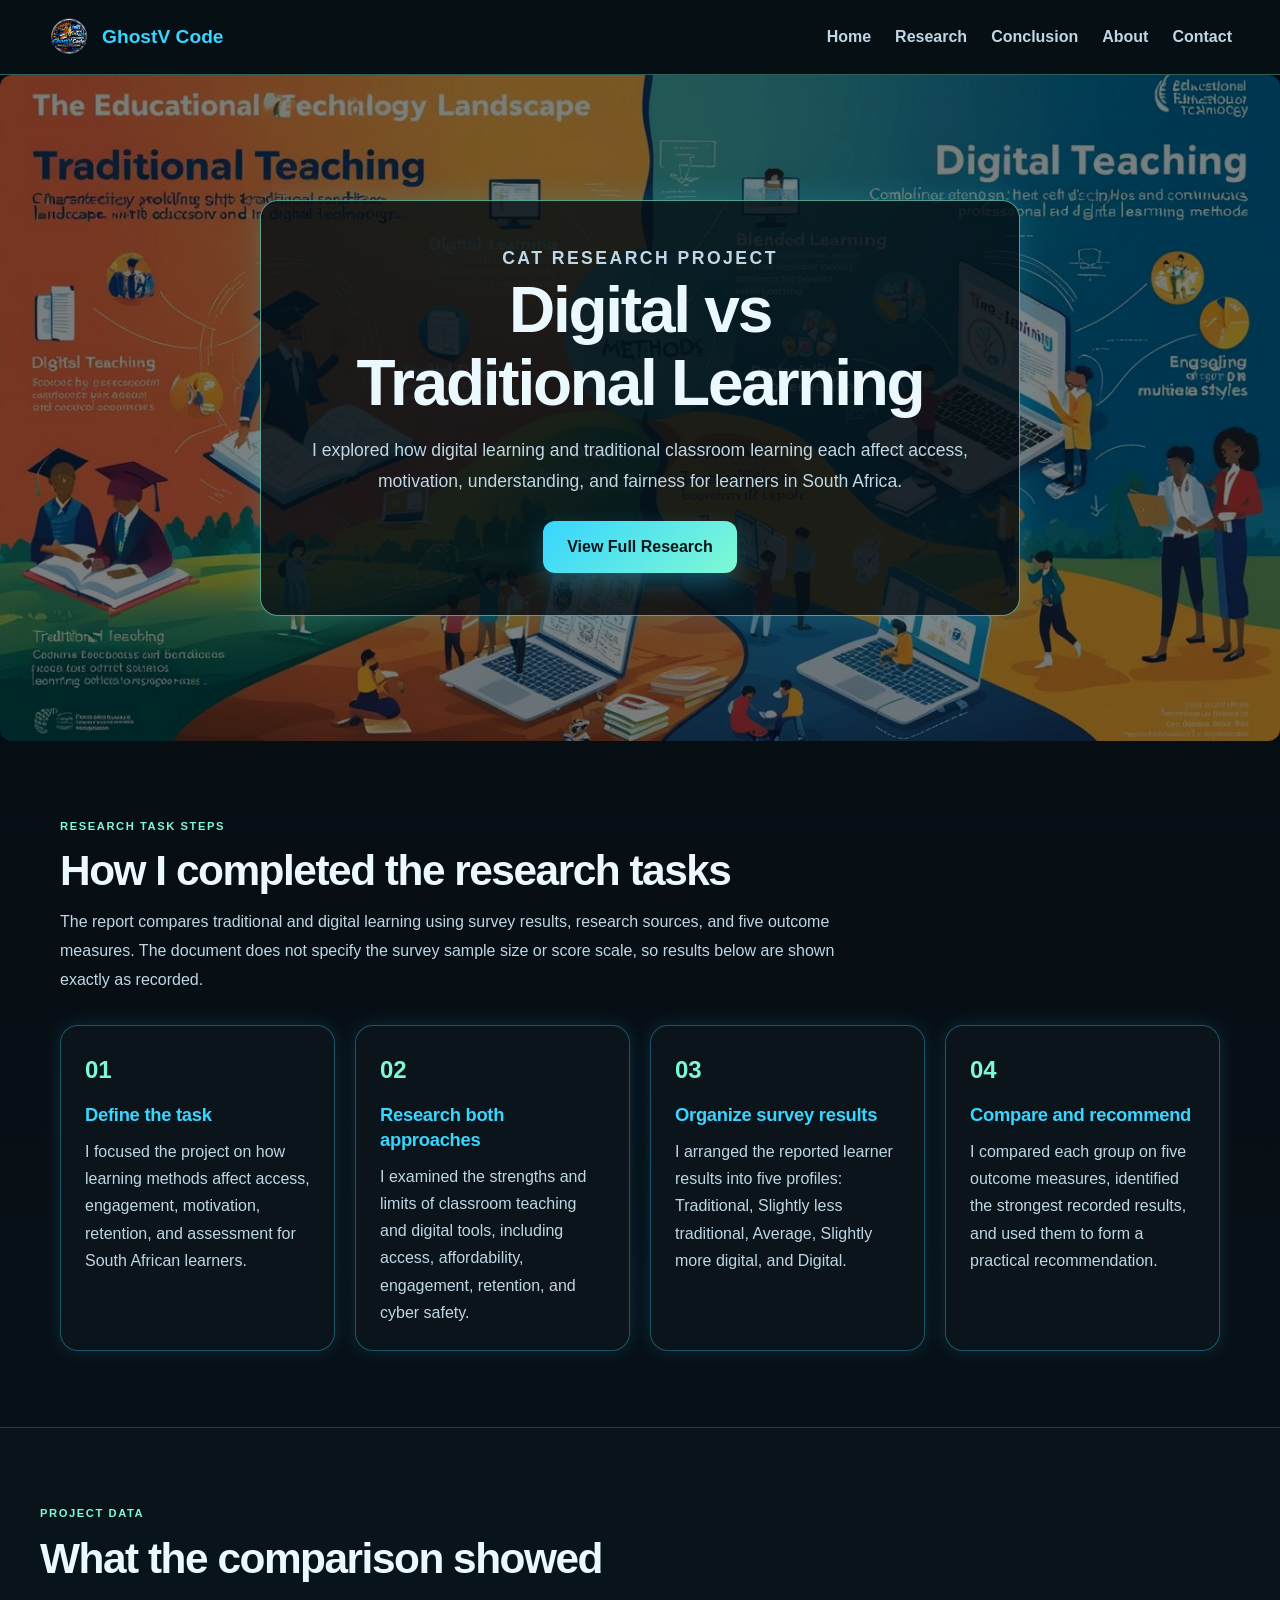
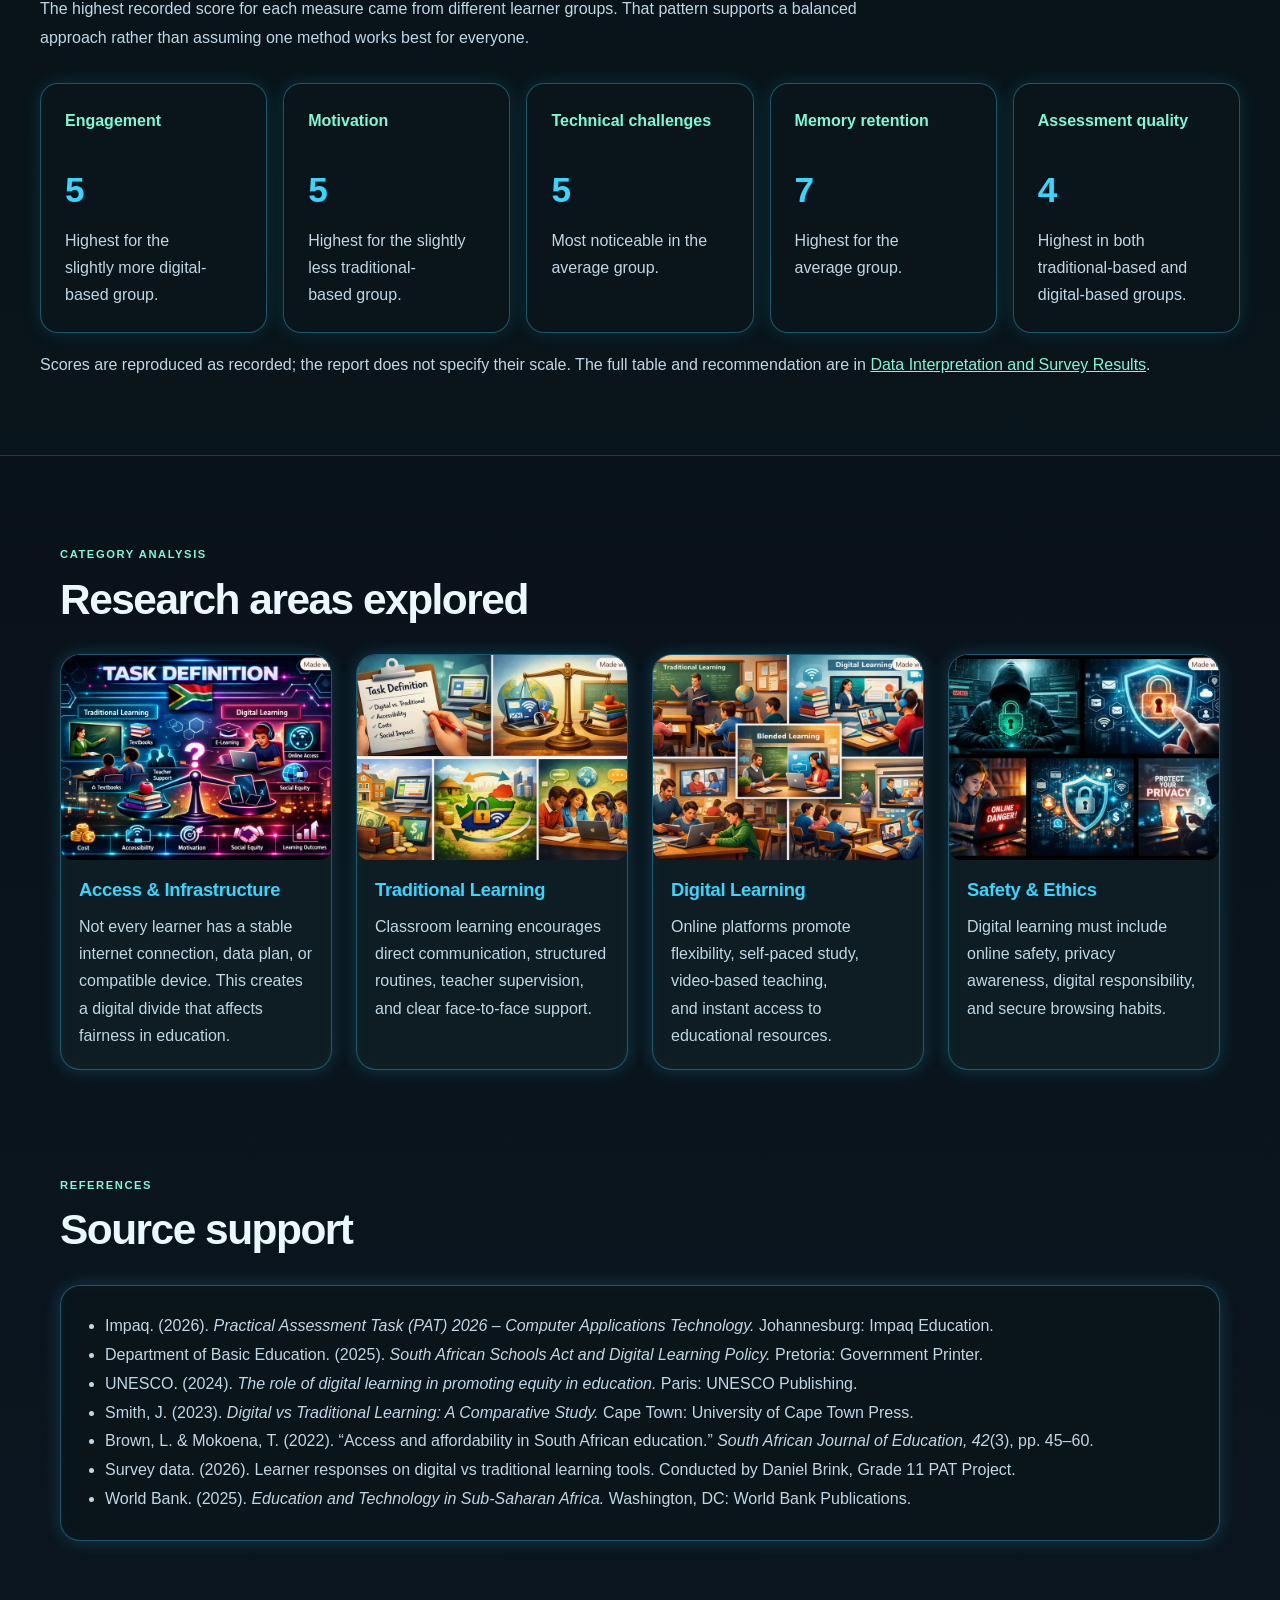
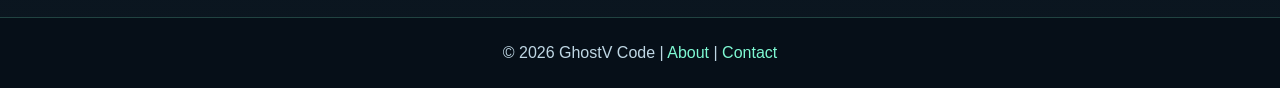
<file: index.html>
<!DOCTYPE html>
<html lang="en">
<head>
  <meta charset="UTF-8">
  <meta name="viewport" content="width=device-width, initial-scale=1.0">
  <title>Digital vs Traditional Learning</title>
  <link rel="stylesheet" href="static/style.css">
</head>
<body>
  <header class="navbar">
    <div class="logo">
      <a class="image-link logo-image-link" href="#project-title" aria-label="Go to the project title">
        <img src="static/logo.png" alt="GhostV Logo">
      </a>
      <span class="app-name">GhostV Code</span>
    </div>
    <nav class="nav-links">
      <a href="index.html">Home</a>
      <a href="research.html">Research</a>
      <a href="Conclusion.html">Conclusion</a>
      <a href="about.html">About</a>
      <a href="contact.html">Contact</a>
    </nav>
  </header>

  <main>
    <section class="hero hero--landing">
      <a class="image-link hero-image-link" href="research.html#engagement-motivation" aria-label="Go to Engagement and Motivation in the research">
        <img src="static/Landing Image.png" alt="Learning environment" class="hero-image">
      </a>
      <div class="hero-overlay">
        <div class="overlay-box">
          <p class="eyebrow">CAT Research Project</p>
          <h1 id="project-title">Digital vs Traditional Learning</h1>
          <p>
            I explored how digital learning and traditional classroom learning each affect
            access, motivation, understanding, and fairness for learners in South Africa.
          </p>
          <div class="hero-actions">
            <a class="btn" href="research.html">View Full Research</a>
          </div>
        </div>
      </div>
    </section>

    <section class="section container project-method">
      <div class="section-heading">
        <p class="eyebrow">Research task steps</p>
        <h2>How I completed the research tasks</h2>
        <p class="section-intro">
          The report compares traditional and digital learning using survey results, research sources, and five outcome
          measures. The document does not specify the survey sample size or score scale, so results below are shown exactly
          as recorded.
        </p>
      </div>

      <div class="process-grid">
        <article class="process-card">
          <span class="process-step">01</span>
          <h3>Define the task</h3>
          <p>I focused the project on how learning methods affect access, engagement, motivation, retention, and assessment for South African learners.</p>
        </article>
        <article class="process-card">
          <span class="process-step">02</span>
          <h3>Research both approaches</h3>
          <p>I examined the strengths and limits of classroom teaching and digital tools, including access, affordability, engagement, retention, and cyber safety.</p>
        </article>
        <article class="process-card">
          <span class="process-step">03</span>
          <h3>Organize survey results</h3>
          <p>I arranged the reported learner results into five profiles: Traditional, Slightly less traditional, Average, Slightly more digital, and Digital.</p>
        </article>
        <article class="process-card">
          <span class="process-step">04</span>
          <h3>Compare and recommend</h3>
          <p>I compared each group on five outcome measures, identified the strongest recorded results, and used them to form a practical recommendation.</p>
        </article>
      </div>
    </section>

    <section class="section section-alt">
      <div class="container">
        <div class="section-heading">
          <p class="eyebrow">Project data</p>
          <h2>What the comparison showed</h2>
          <p class="section-intro">
            The highest recorded score for each measure came from different learner groups. That pattern supports a balanced
            approach rather than assuming one method works best for everyone.
          </p>
        </div>
        <div class="result-grid">
          <article class="result-card">
            <span>Engagement</span>
            <strong>5</strong>
            <p>Highest for the slightly more digital-based group.</p>
          </article>
          <article class="result-card">
            <span>Motivation</span>
            <strong>5</strong>
            <p>Highest for the slightly less traditional-based group.</p>
          </article>
          <article class="result-card">
            <span>Technical challenges</span>
            <strong>5</strong>
            <p>Most noticeable in the average group.</p>
          </article>
          <article class="result-card">
            <span>Memory retention</span>
            <strong>7</strong>
            <p>Highest for the average group.</p>
          </article>
          <article class="result-card">
            <span>Assessment quality</span>
            <strong>4</strong>
            <p>Highest in both traditional-based and digital-based groups.</p>
          </article>
        </div>
        <p class="data-note">
          Scores are reproduced as recorded; the report does not specify their scale. The full table and recommendation are
          in <a href="research.html#data-interpretation">Data Interpretation and Survey Results</a>.
        </p>
      </div>
    </section>

    <section class="section container category-showcase">
      <div class="section-heading">
        <p class="eyebrow">Category analysis</p>
        <h2>Research areas explored</h2>
      </div>

      <div class="category-grid">
        <a class="category-card-link" href="research.html#access-affordability">
          <article class="category-card">
          <span class="image-link">
            <img src="static/Task definition visual.png" alt="Access, affordability, and fairness in digital and traditional learning">
          </span>
          <div class="category-card__text">
            <h3>Access & Infrastructure</h3>
            <p>Not every learner has a stable internet connection, data plan, or compatible device. This creates a digital divide that affects fairness in education.</p>
          </div>
          </article>
        </a>

        <a class="category-card-link" href="research.html#traditional-learning">
          <article class="category-card">
          <span class="image-link">
            <img src="static/Blended Learning Conclusion.png" alt="Teacher and learners studying together in a classroom">
          </span>
          <div class="category-card__text">
            <h3>Traditional Learning</h3>
            <p>Classroom learning encourages direct communication, structured routines, teacher supervision, and clear face-to-face support.</p>
          </div>
          </article>
        </a>

        <a class="category-card-link" href="research.html#digital-learning">
          <article class="category-card">
          <span class="image-link">
            <img src="static/Digital Learning.png" alt="Digital learning">
          </span>
          <div class="category-card__text">
            <h3>Digital Learning</h3>
            <p>Online platforms promote flexibility, self-paced study, video-based teaching, and instant access to educational resources.</p>
          </div>
          </article>
        </a>

        <a class="category-card-link" href="research.html#safety-responsibility">
          <article class="category-card">
          <span class="image-link">
            <img src="static/Cyber Threats.png" alt="Cybersecurity threats and online safety">
          </span>
          <div class="category-card__text">
            <h3>Safety & Ethics</h3>
            <p>Digital learning must include online safety, privacy awareness, digital responsibility, and secure browsing habits.</p>
          </div>
          </article>
        </a>
      </div>
    </section>

    <section class="section container references-section">
      <div class="section-heading">
        <p class="eyebrow">References</p>
        <h2>Source support</h2>
      </div>
      <div class="references-box">
        <ul>
          <li>Impaq. (2026). <em>Practical Assessment Task (PAT) 2026 – Computer Applications Technology.</em> Johannesburg: Impaq Education.</li>
          <li>Department of Basic Education. (2025). <em>South African Schools Act and Digital Learning Policy.</em> Pretoria: Government Printer.</li>
          <li>UNESCO. (2024). <em>The role of digital learning in promoting equity in education.</em> Paris: UNESCO Publishing.</li>
          <li>Smith, J. (2023). <em>Digital vs Traditional Learning: A Comparative Study.</em> Cape Town: University of Cape Town Press.</li>
          <li>Brown, L. &amp; Mokoena, T. (2022). “Access and affordability in South African education.” <em>South African Journal of Education, 42</em>(3), pp. 45–60.</li>
          <li>Survey data. (2026). Learner responses on digital vs traditional learning tools. Conducted by Daniel Brink, Grade 11 PAT Project.</li>
          <li>World Bank. (2025). <em>Education and Technology in Sub-Saharan Africa.</em> Washington, DC: World Bank Publications.</li>
        </ul>
      </div>
    </section>
  </main>

  <footer class="footer">
    <p>&copy; 2026 GhostV Code | <a href="about.html">About</a> | <a href="contact.html">Contact</a></p>
  </footer>
</body>
</html>
</file>
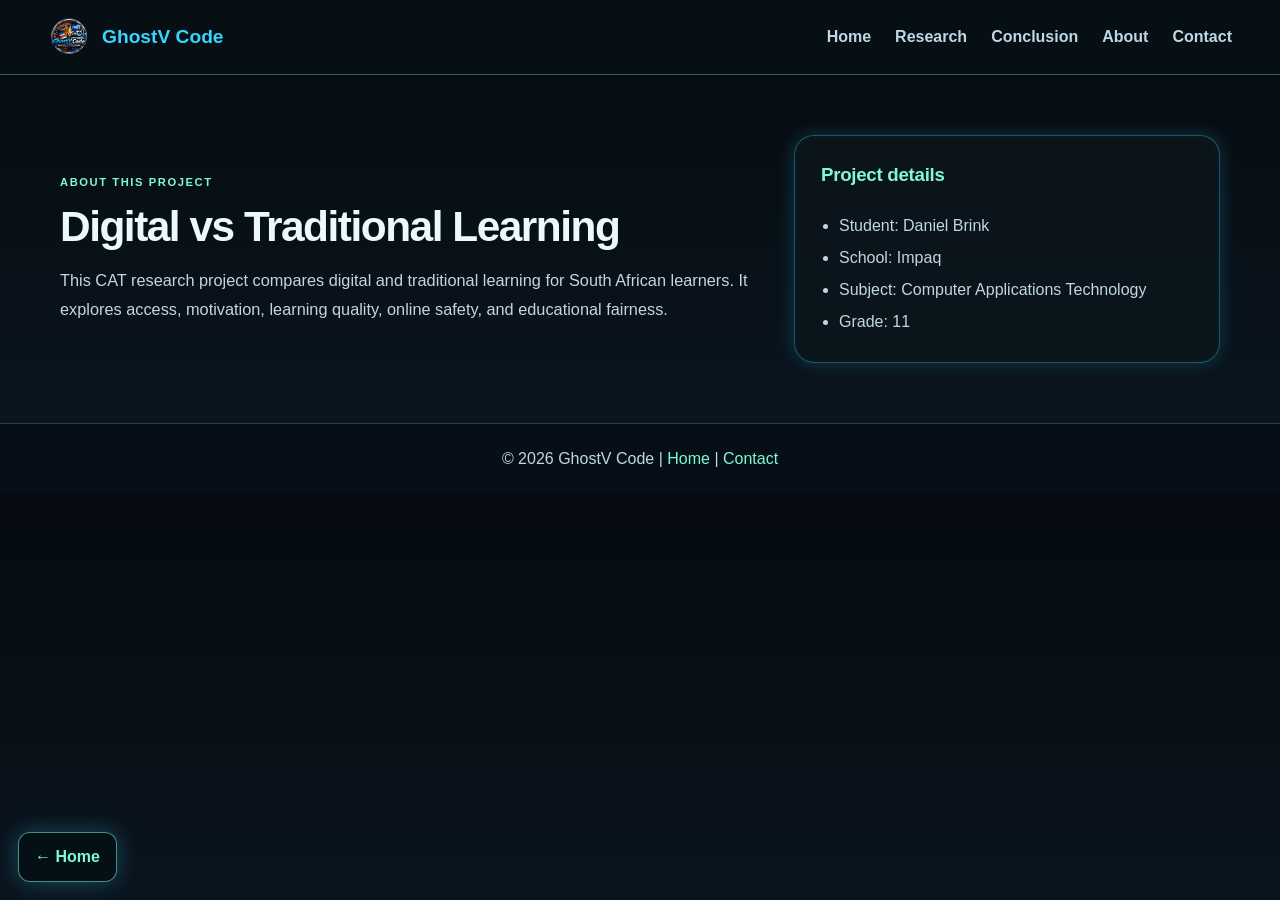
<file: about.html>
<!DOCTYPE html>
<html lang="en">
<head>
  <meta charset="UTF-8">
  <meta name="viewport" content="width=device-width, initial-scale=1.0">
  <title>About | GhostV Code</title>
  <link rel="stylesheet" href="static/style.css">
</head>
<body>
  <header class="navbar">
    <div class="logo">
      <a class="image-link logo-image-link" href="#about-title" aria-label="Go to the About title">
        <img src="static/logo.png" alt="GhostV Logo">
      </a>
      <span class="app-name">GhostV Code</span>
    </div>
    <nav class="nav-links">
      <a href="index.html">Home</a>
      <a href="research.html">Research</a>
      <a href="Conclusion.html">Conclusion</a>
      <a href="about.html">About</a>
      <a href="contact.html">Contact</a>
    </nav>
  </header>
  <a class="home-return" href="index.html">← Home</a>

  <main class="main-content">
    <section class="page-hero">
      <div class="page-hero__text">
        <p class="eyebrow">About this project</p>
        <h1 id="about-title">Digital vs Traditional Learning</h1>
        <p>
          This CAT research project compares digital and traditional learning for South African learners.
          It explores access, motivation, learning quality, online safety, and educational fairness.
        </p>
      </div>
      <div class="page-hero__panel">
        <h3>Project details</h3>
        <ul>
          <li>Student: Daniel Brink</li>
          <li>School: Impaq</li>
          <li>Subject: Computer Applications Technology</li>
          <li>Grade: 11</li>
        </ul>
      </div>
    </section>
  </main>

  <footer class="footer">
    <p>&copy; 2026 GhostV Code | <a href="index.html">Home</a> | <a href="contact.html">Contact</a></p>
  </footer>
</body>
</html>
</file>
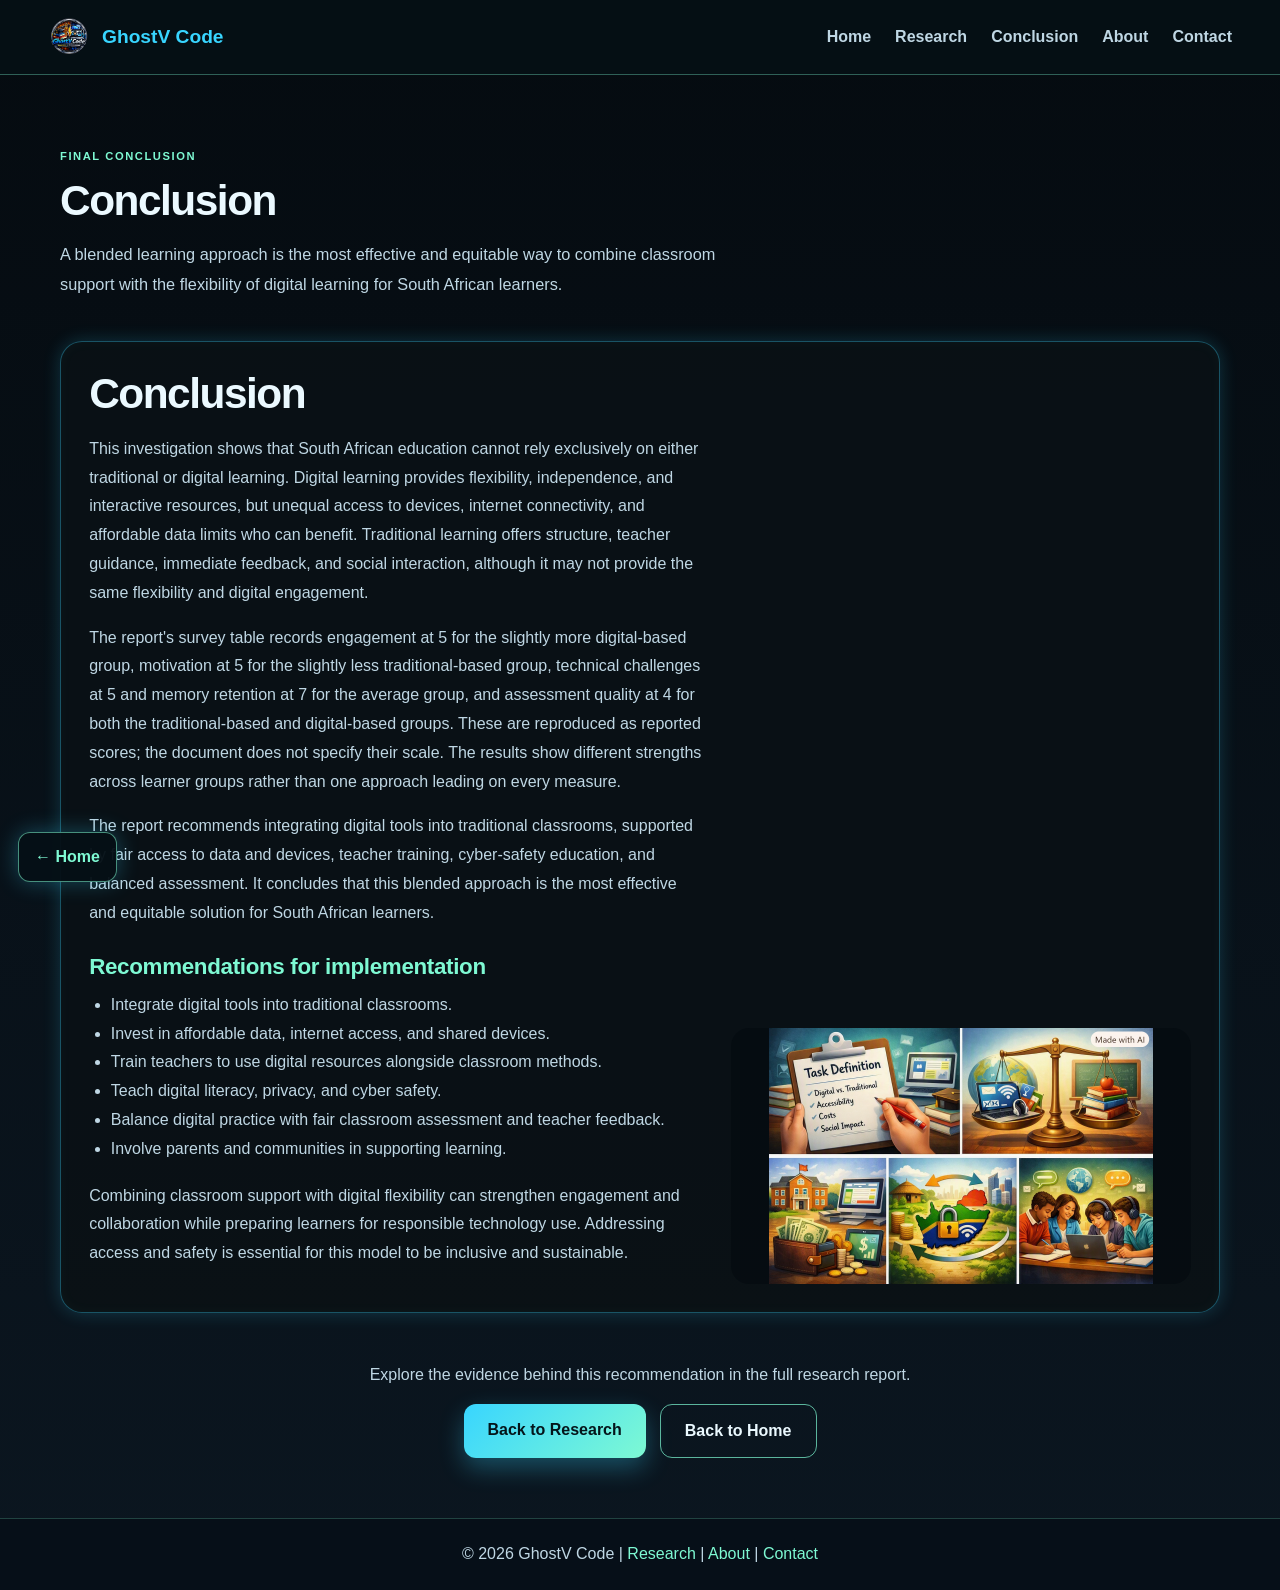
<file: Conclusion.html>
<!DOCTYPE html>
<html lang="en">
<head>
  <meta charset="UTF-8">
  <meta name="viewport" content="width=device-width, initial-scale=1.0">
  <title>Conclusion | GhostV Code</title>
  <link rel="stylesheet" href="static/style.css">
</head>
<body>
  <header class="navbar">
    <div class="logo">
      <a class="image-link logo-image-link" href="#conclusion-title" aria-label="Go to the conclusion title">
        <img src="static/logo.png" alt="GhostV Logo">
      </a>
      <span class="app-name">GhostV Code</span>
    </div>
    <nav class="nav-links">
      <a href="index.html">Home</a>
      <a href="research.html">Research</a>
      <a href="Conclusion.html">Conclusion</a>
      <a href="about.html">About</a>
      <a href="contact.html">Contact</a>
    </nav>
  </header>
  <a class="home-return" href="index.html">← Home</a>

  <main class="main-content">
    <section class="page-hero">
      <div class="page-hero__text">
        <p class="eyebrow">Final conclusion</p>
        <h1 id="conclusion-title">Conclusion</h1>
        <p>
          A blended learning approach is the most effective and equitable way to combine classroom support
          with the flexibility of digital learning for South African learners.
        </p>
      </div>
    </section>

    <section class="research-section">
      <div class="research-box">
        <div class="research-text">
          <h2 id="conclusion">Conclusion</h2>
          <p>
            This investigation shows that South African education cannot rely exclusively on either traditional or digital
            learning. Digital learning provides flexibility, independence, and interactive resources, but unequal access to
            devices, internet connectivity, and affordable data limits who can benefit. Traditional learning offers structure,
            teacher guidance, immediate feedback, and social interaction, although it may not provide the same flexibility and
            digital engagement.
          </p>
          <p>
            The report's survey table records engagement at 5 for the slightly more digital-based group, motivation at 5
            for the slightly less traditional-based group, technical challenges at 5 and memory retention at 7 for the
            average group, and assessment quality at 4 for both the traditional-based and digital-based groups. These are
            reproduced as reported scores; the document does not specify their scale. The results show different strengths
            across learner groups rather than one approach leading on every measure.
          </p>
          <p>
            The report recommends integrating digital tools into traditional classrooms, supported by fair access to data
            and devices, teacher training, cyber-safety education, and balanced assessment. It concludes that this blended
            approach is the most effective and equitable solution for South African learners.
          </p>
          <h3>Recommendations for implementation</h3>
          <ul>
            <li>Integrate digital tools into traditional classrooms.</li>
            <li>Invest in affordable data, internet access, and shared devices.</li>
            <li>Train teachers to use digital resources alongside classroom methods.</li>
            <li>Teach digital literacy, privacy, and cyber safety.</li>
            <li>Balance digital practice with fair classroom assessment and teacher feedback.</li>
            <li>Involve parents and communities in supporting learning.</li>
          </ul>
          <p>
            Combining classroom support with digital flexibility can strengthen engagement and collaboration while preparing
            learners for responsible technology use. Addressing access and safety is essential for this model to be inclusive
            and sustainable.
          </p>
        </div>
        <div class="research-image">
          <a class="image-link" href="#conclusion" aria-label="Go to the Conclusion">
            <img src="static/Blended Learning Conclusion.png" alt="Students learning through traditional, digital, and blended approaches">
          </a>
        </div>
      </div>
    </section>

    <section class="research-section">
      <div class="below-card-actions">
        <p>Explore the evidence behind this recommendation in the full research report.</p>
        <div class="conclusion-actions">
          <a class="btn" href="research.html">Back to Research</a>
          <a class="btn btn-secondary" href="index.html">Back to Home</a>
        </div>
      </div>
    </section>
  </main>

  <footer class="footer">
    <p>&copy; 2026 GhostV Code | <a href="research.html">Research</a> | <a href="about.html">About</a> | <a href="contact.html">Contact</a></p>
  </footer>
</body>
</html>
</file>
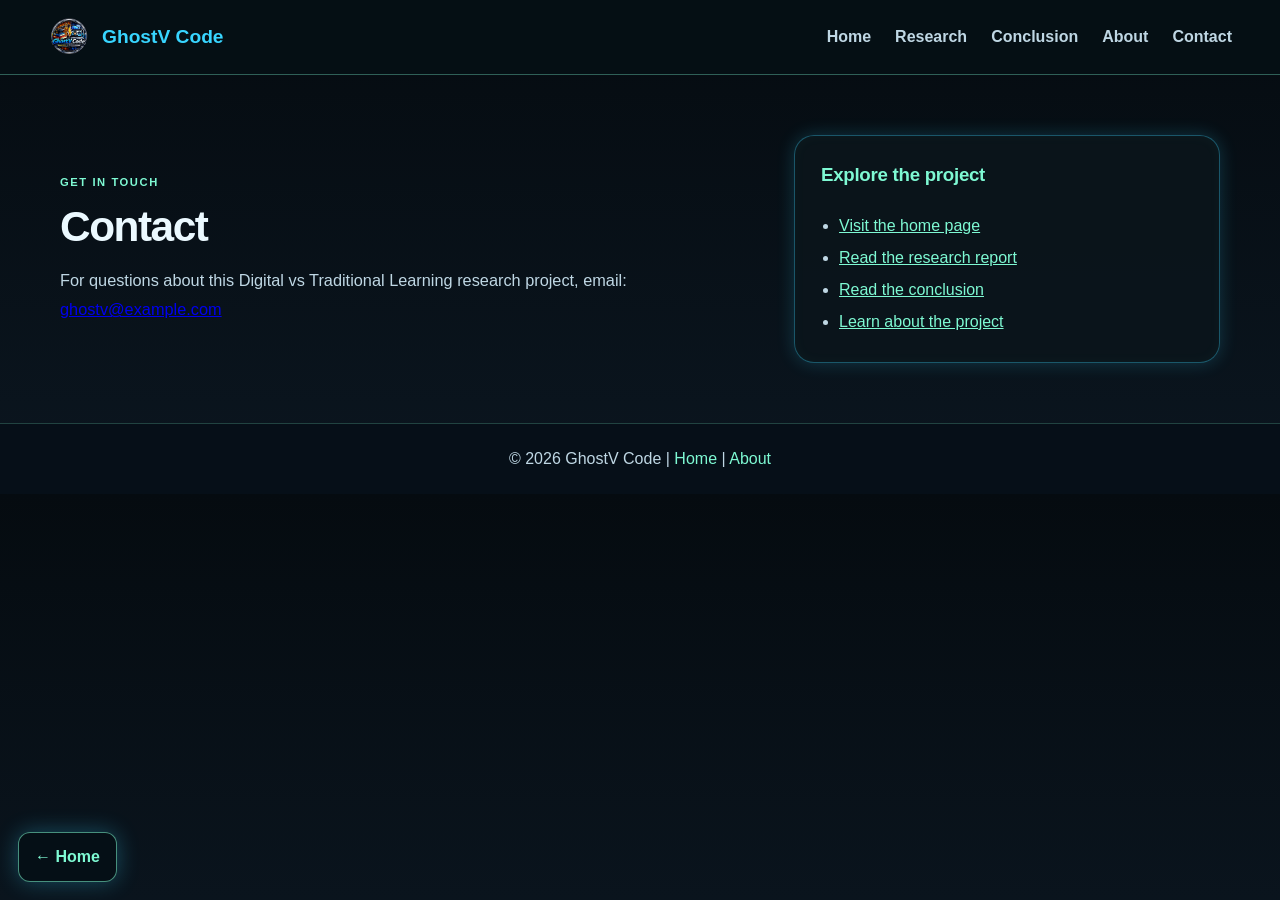
<file: contact.html>
<!DOCTYPE html>
<html lang="en">
<head>
  <meta charset="UTF-8">
  <meta name="viewport" content="width=device-width, initial-scale=1.0">
  <title>Contact | GhostV Code</title>
  <link rel="stylesheet" href="static/style.css">
</head>
<body>
  <header class="navbar">
    <div class="logo">
      <a class="image-link logo-image-link" href="#contact-title" aria-label="Go to the Contact title">
        <img src="static/logo.png" alt="GhostV Logo">
      </a>
      <span class="app-name">GhostV Code</span>
    </div>
    <nav class="nav-links">
      <a href="index.html">Home</a>
      <a href="research.html">Research</a>
      <a href="Conclusion.html">Conclusion</a>
      <a href="about.html">About</a>
      <a href="contact.html">Contact</a>
    </nav>
  </header>
  <a class="home-return" href="index.html">← Home</a>

  <main class="main-content">
    <section class="page-hero">
      <div class="page-hero__text">
        <p class="eyebrow">Get in touch</p>
        <h1 id="contact-title">Contact</h1>
        <p>For questions about this Digital vs Traditional Learning research project, email:</p>
        <p><a href="mailto:ghostv@example.com">ghostv@example.com</a></p>
      </div>
      <div class="page-hero__panel">
        <h3>Explore the project</h3>
        <ul>
          <li><a href="index.html">Visit the home page</a></li>
          <li><a href="research.html">Read the research report</a></li>
          <li><a href="Conclusion.html">Read the conclusion</a></li>
          <li><a href="about.html">Learn about the project</a></li>
        </ul>
      </div>
    </section>
  </main>

  <footer class="footer">
    <p>&copy; 2026 GhostV Code | <a href="index.html">Home</a> | <a href="about.html">About</a></p>
  </footer>
</body>
</html>
</file>
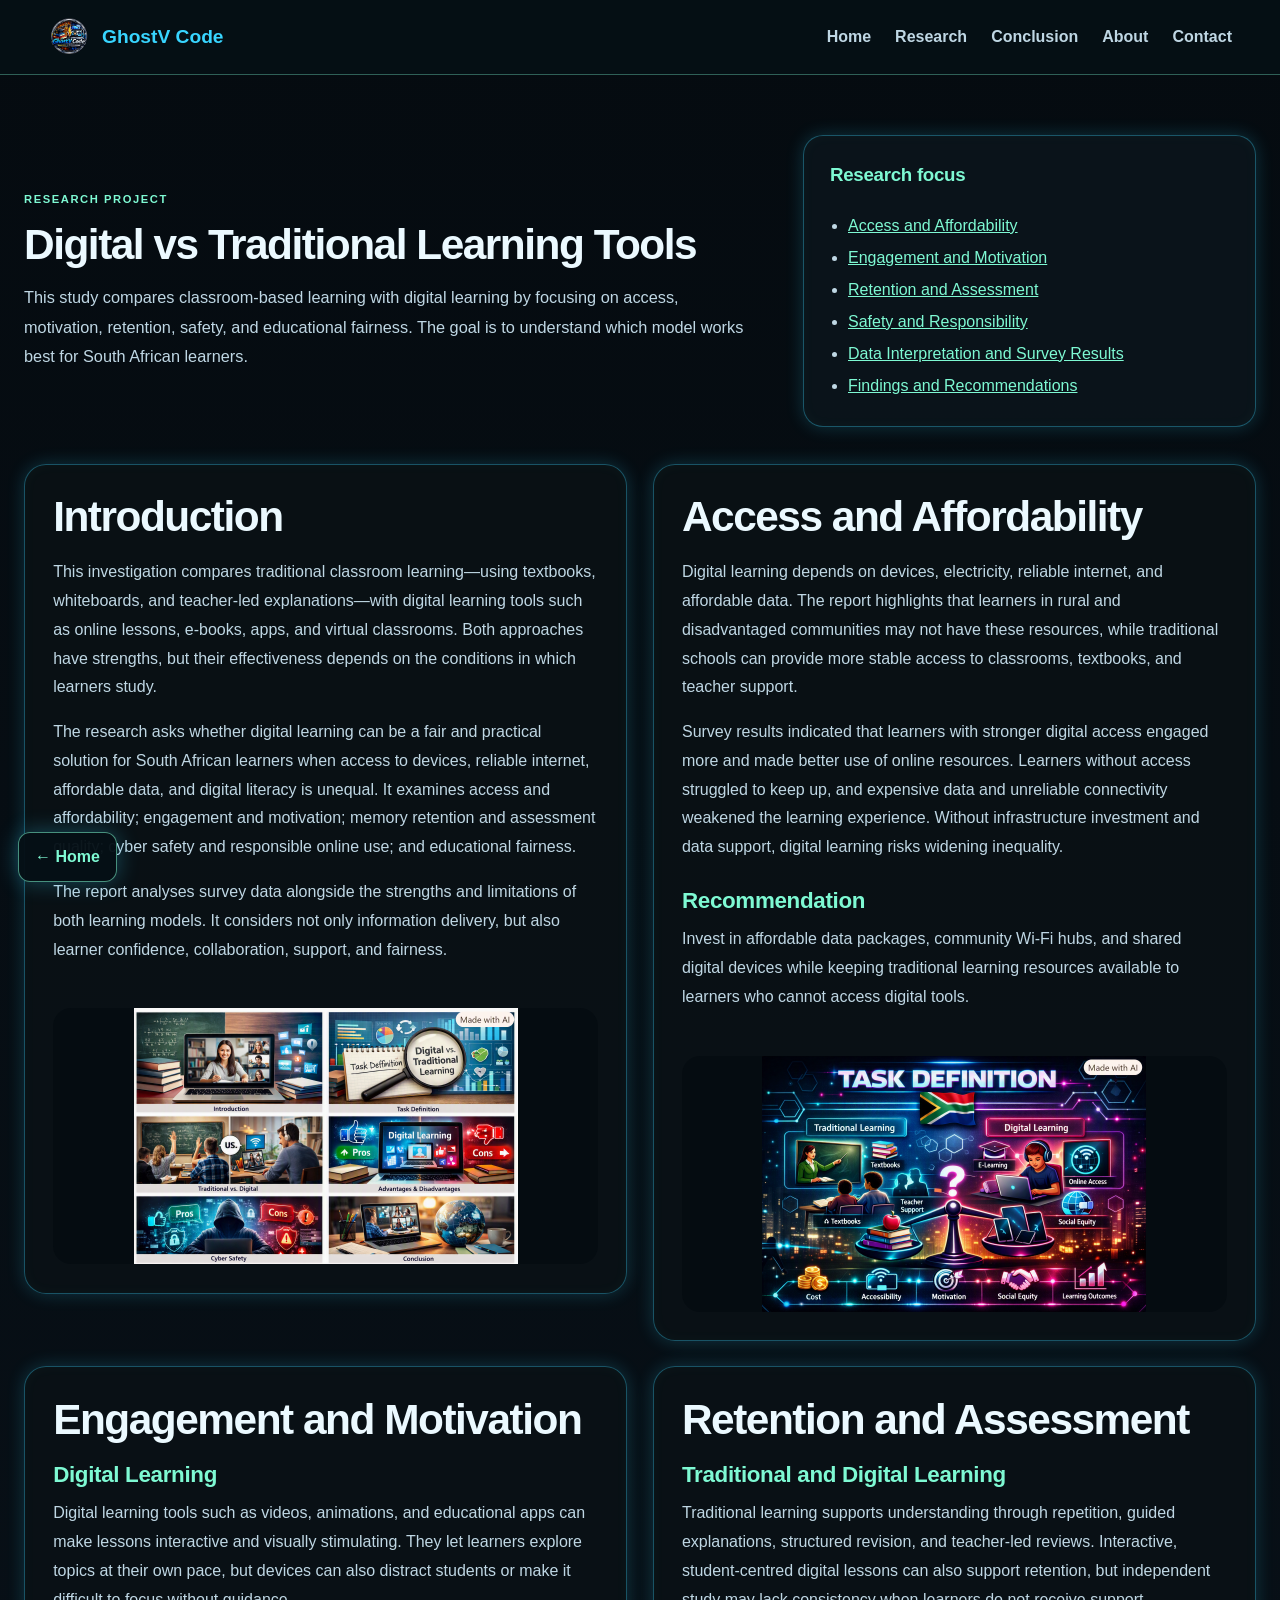
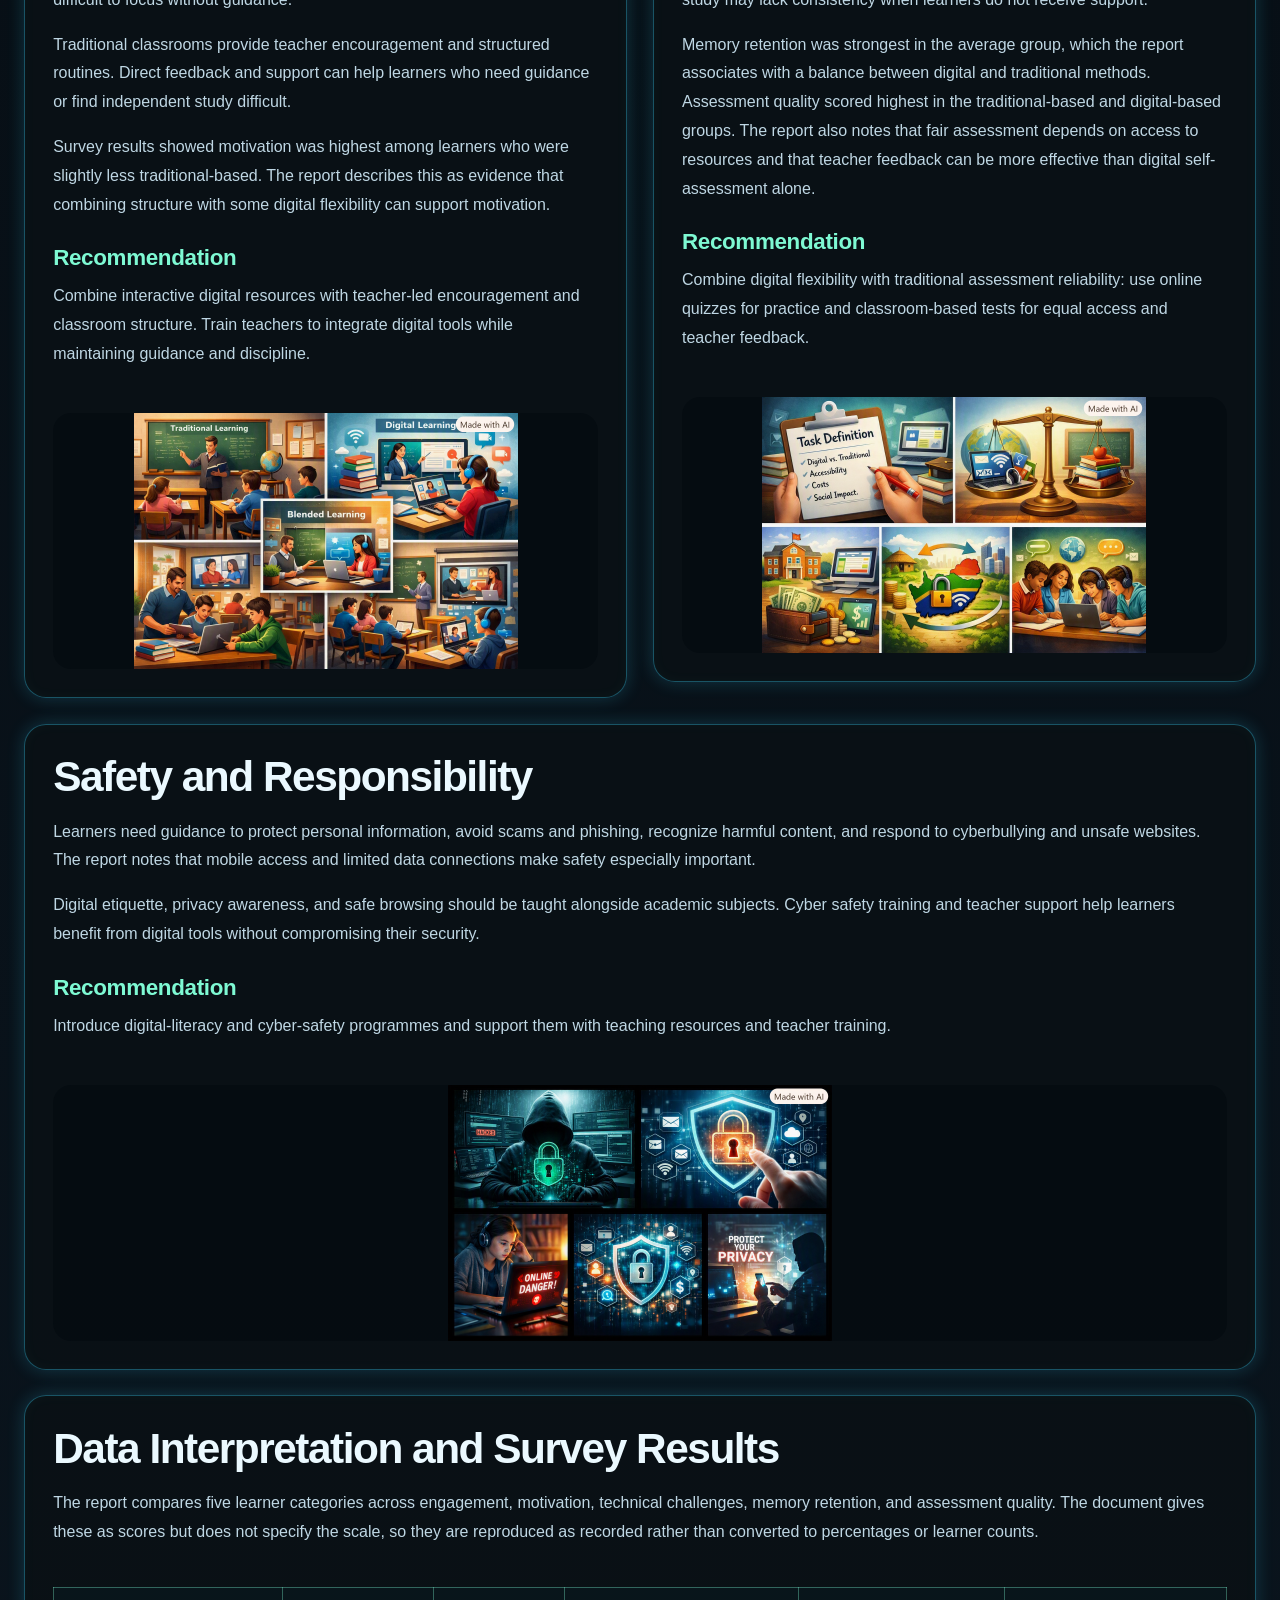
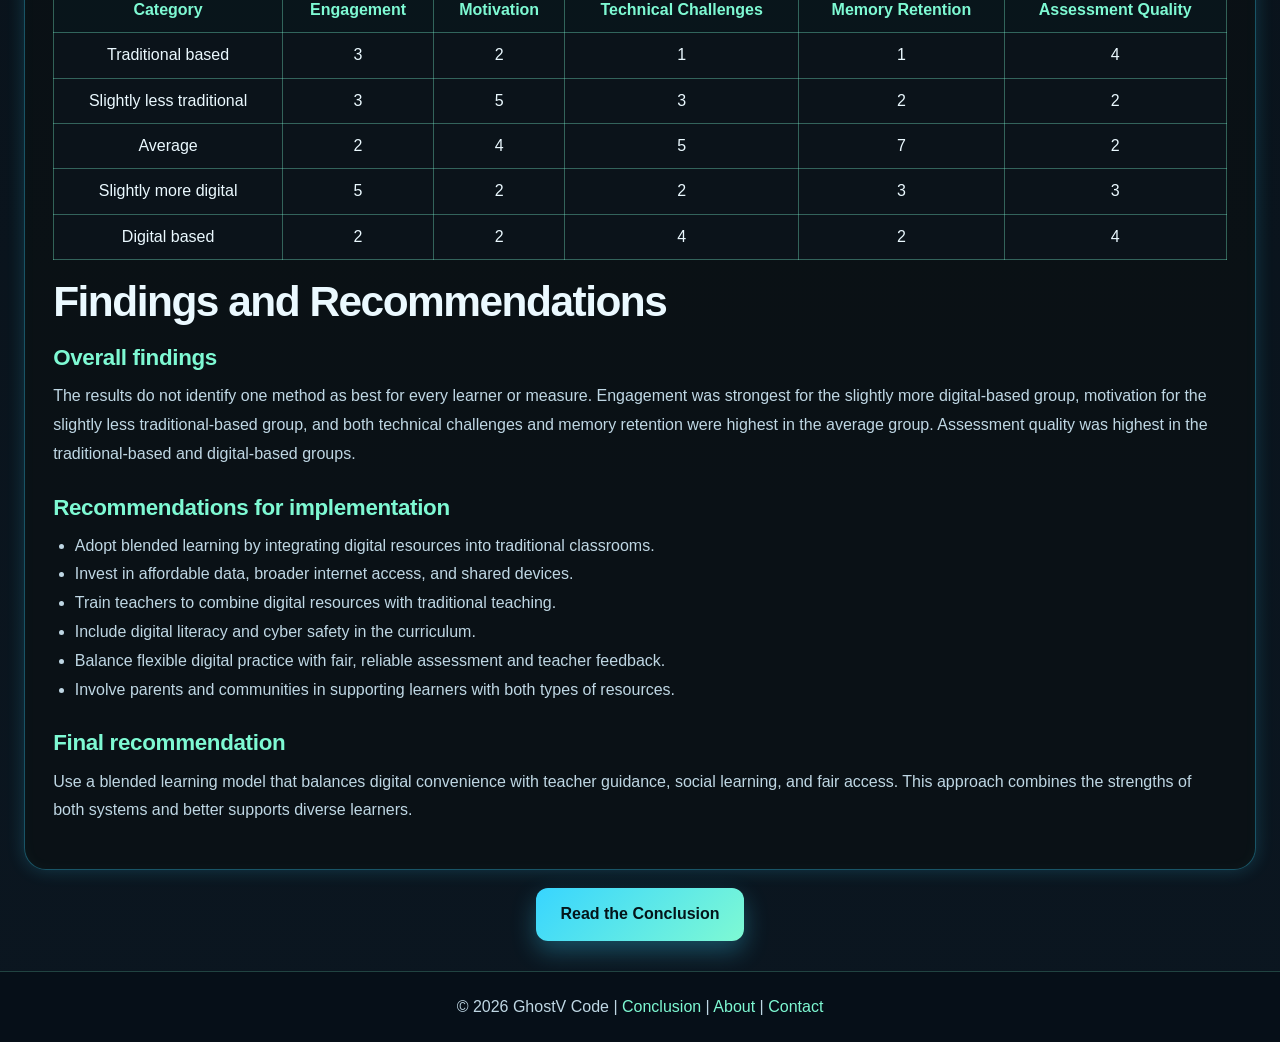
<file: research.html>
<!DOCTYPE html>
<html lang="en">
<head>
  <meta charset="UTF-8">
  <meta name="viewport" content="width=device-width, initial-scale=1.0">
  <title>CAT Research Report</title>
  <link rel="stylesheet" href="static/style.css">
</head>
<body>
  <header class="navbar">
    <div class="logo">
      <a class="image-link logo-image-link" href="#introduction" aria-label="Go to the Introduction">
        <img src="static/logo.png" alt="GhostV Logo">
      </a>
      <span class="app-name">GhostV Code</span>
    </div>
    <nav class="nav-links">
      <a href="index.html">Home</a>
      <a href="research.html">Research</a>
      <a href="Conclusion.html">Conclusion</a>
      <a href="about.html">About</a>
      <a href="contact.html">Contact</a>
    </nav>
  </header>
  <a class="home-return" href="index.html">← Home</a>

  <main class="main-content research-page">
    <section class="page-hero">
      <div class="page-hero__text">
        <p class="eyebrow">Research project</p>
        <h1>Digital vs Traditional Learning Tools</h1>
        <p>
          This study compares classroom-based learning with digital learning by focusing on access, motivation,
          retention, safety, and educational fairness. The goal is to understand which model works best for South African learners.
        </p>
      </div>
      <div class="page-hero__panel">
        <h3>Research focus</h3>
        <ul>
          <li><a href="#access-affordability">Access and Affordability</a></li>
          <li><a href="#engagement-motivation">Engagement and Motivation</a></li>
          <li><a href="#retention-assessment">Retention and Assessment</a></li>
          <li><a href="#safety-responsibility">Safety and Responsibility</a></li>
          <li><a href="#data-interpretation">Data Interpretation and Survey Results</a></li>
          <li><a href="#findings-recommendations">Findings and Recommendations</a></li>
        </ul>
      </div>
    </section>

    <section class="research-section">
      <div class="research-box">
        <div class="research-text">
          <h2 id="introduction">Introduction</h2>
          <p>
            This investigation compares traditional classroom learning—using textbooks, whiteboards, and teacher-led
            explanations—with digital learning tools such as online lessons, e-books, apps, and virtual classrooms. Both
            approaches have strengths, but their effectiveness depends on the conditions in which learners study.
          </p>
          <p>
            The research asks whether digital learning can be a fair and practical solution for South African learners when
            access to devices, reliable internet, affordable data, and digital literacy is unequal. It examines access and
            affordability; engagement and motivation; memory retention and assessment quality; cyber safety and responsible
            online use; and educational fairness.
          </p>
          <p>
            The report analyses survey data alongside the strengths and limitations of both learning models. It considers
            not only information delivery, but also learner confidence, collaboration, support, and fairness.
          </p>
        </div>
        <div class="research-image">
          <a class="image-link" href="#introduction" aria-label="Go to Introduction">
            <img src="static/Introduction.png" alt="Introduction visual">
          </a>
        </div>
      </div>
    </section>

    <section class="research-section">
      <div class="research-box">
        <div class="research-text">
          <h2 id="access-affordability">Access and Affordability</h2>
          <p>
            Digital learning depends on devices, electricity, reliable internet, and affordable data. The report highlights
            that learners in rural and disadvantaged communities may not have these resources, while traditional schools can
            provide more stable access to classrooms, textbooks, and teacher support.
          </p>
          <p>
            Survey results indicated that learners with stronger digital access engaged more and made better use of online
            resources. Learners without access struggled to keep up, and expensive data and unreliable connectivity weakened
            the learning experience. Without infrastructure investment and data support, digital learning risks widening
            inequality.
          </p>
          <h3>Recommendation</h3>
          <p>
            Invest in affordable data packages, community Wi-Fi hubs, and shared digital devices while keeping traditional
            learning resources available to learners who cannot access digital tools.
          </p>
        </div>
        <div class="research-image">
          <a class="image-link" href="#access-affordability" aria-label="Go to Access and Affordability">
            <img src="static/Task definition visual.png" alt="Task definition visual">
          </a>
        </div>
      </div>
    </section>

    <section class="research-section">
      <div class="research-box">
        <div class="research-text">
          <h2 id="engagement-motivation">Engagement and Motivation</h2>
          <h3 id="digital-learning">Digital Learning</h3>
          <p>
            Digital learning tools such as videos, animations, and educational apps can make lessons interactive and visually
            stimulating. They let learners explore topics at their own pace, but devices can also distract students or make it
            difficult to focus without guidance.
          </p>
          <p>
            Traditional classrooms provide teacher encouragement and structured routines. Direct feedback and support can help
            learners who need guidance or find independent study difficult.
          </p>
          <p>
            Survey results showed motivation was highest among learners who were slightly less traditional-based. The report
            describes this as evidence that combining structure with some digital flexibility can support motivation.
          </p>
          <h3>Recommendation</h3>
          <p>
            Combine interactive digital resources with teacher-led encouragement and classroom structure. Train teachers to
            integrate digital tools while maintaining guidance and discipline.
          </p>
        </div>
        <div class="research-image">
          <a class="image-link" href="#digital-learning" aria-label="Go to Digital Learning">
            <img src="static/Digital Learning.png" alt="Digital lessons and interactive learning tools">
          </a>
        </div>
      </div>
    </section>

    <section class="research-section">
      <div class="research-box">
        <div class="research-text">
          <h2 id="retention-assessment">Retention and Assessment</h2>
          <h3 id="traditional-learning">Traditional and Digital Learning</h3>
          <p>
            Traditional learning supports understanding through repetition, guided explanations, structured revision, and
            teacher-led reviews. Interactive, student-centred digital lessons can also support retention, but independent
            study may lack consistency when learners do not receive support.
          </p>
          <p>
            Memory retention was strongest in the average group, which the report associates with a balance between digital
            and traditional methods. Assessment quality scored highest in the traditional-based and digital-based groups.
            The report also notes that fair assessment depends on access to resources and that teacher feedback can be more
            effective than digital self-assessment alone.
          </p>
          <h3>Recommendation</h3>
          <p>
            Combine digital flexibility with traditional assessment reliability: use online quizzes for practice and
            classroom-based tests for equal access and teacher feedback.
          </p>
        </div>
        <div class="research-image">
          <a class="image-link" href="#traditional-learning" aria-label="Go to Traditional Learning">
            <img src="static/Blended Learning Conclusion.png" alt="Teacher-guided classroom learning supports revision and assessment">
          </a>
        </div>
      </div>
    </section>

    <section class="research-section research-section--wide">
      <div class="research-box">
        <div class="research-text">
          <h2 id="safety-responsibility">Safety and Responsibility</h2>
          <p>
            Learners need guidance to protect personal information, avoid scams and phishing, recognize harmful content, and
            respond to cyberbullying and unsafe websites. The report notes that mobile access and limited data connections
            make safety especially important.
          </p>
          <p>
            Digital etiquette, privacy awareness, and safe browsing should be taught alongside academic subjects. Cyber
            safety training and teacher support help learners benefit from digital tools without compromising their security.
          </p>
          <h3>Recommendation</h3>
          <p>
            Introduce digital-literacy and cyber-safety programmes and support them with teaching resources and teacher training.
          </p>
        </div>
        <div class="research-image">
          <a class="image-link" href="#safety-responsibility" aria-label="Go to Safety and Responsibility">
            <img src="static/Cyber Threats.png" alt="Cybersecurity threats and online safety">
          </a>
        </div>
      </div>
    </section>

    <section class="research-section research-section--wide">
      <div class="research-box research-box--full">
        <div class="research-text">
          <h2 id="data-interpretation">Data Interpretation and Survey Results</h2>
          <p>
            The report compares five learner categories across engagement, motivation, technical challenges, memory retention,
            and assessment quality. The document gives these as scores but does not specify the scale, so they are reproduced
            as recorded rather than converted to percentages or learner counts.
          </p>
          <div class="data-table-wrap">
            <table class="data-table">
              <thead>
                <tr>
                  <th>Category</th>
                  <th>Engagement</th>
                  <th>Motivation</th>
                  <th>Technical Challenges</th>
                  <th>Memory Retention</th>
                  <th>Assessment Quality</th>
                </tr>
              </thead>
              <tbody>
                <tr><td>Traditional based</td><td>3</td><td>2</td><td>1</td><td>1</td><td>4</td></tr>
                <tr><td>Slightly less traditional</td><td>3</td><td>5</td><td>3</td><td>2</td><td>2</td></tr>
                <tr><td>Average</td><td>2</td><td>4</td><td>5</td><td>7</td><td>2</td></tr>
                <tr><td>Slightly more digital</td><td>5</td><td>2</td><td>2</td><td>3</td><td>3</td></tr>
                <tr><td>Digital based</td><td>2</td><td>2</td><td>4</td><td>2</td><td>4</td></tr>
              </tbody>
            </table>
          </div>
          <h2 id="findings-recommendations">Findings and Recommendations</h2>
          <h3>Overall findings</h3>
          <p>
            The results do not identify one method as best for every learner or measure. Engagement was strongest for the
            slightly more digital-based group, motivation for the slightly less traditional-based group, and both technical
            challenges and memory retention were highest in the average group. Assessment quality was highest in the
            traditional-based and digital-based groups.
          </p>
          <h3>Recommendations for implementation</h3>
          <ul>
            <li>Adopt blended learning by integrating digital resources into traditional classrooms.</li>
            <li>Invest in affordable data, broader internet access, and shared devices.</li>
            <li>Train teachers to combine digital resources with traditional teaching.</li>
            <li>Include digital literacy and cyber safety in the curriculum.</li>
            <li>Balance flexible digital practice with fair, reliable assessment and teacher feedback.</li>
            <li>Involve parents and communities in supporting learners with both types of resources.</li>
          </ul>
          <h3>Final recommendation</h3>
          <p>
            Use a blended learning model that balances digital convenience with teacher guidance, social learning, and fair
            access. This approach combines the strengths of both systems and better supports diverse learners.
          </p>
        </div>
      </div>
      <div class="below-card-actions">
        <a class="btn" href="Conclusion.html">Read the Conclusion</a>
      </div>
    </section>

  </main>

  <footer class="footer">
    <p>&copy; 2026 GhostV Code | <a href="Conclusion.html">Conclusion</a> | <a href="about.html">About</a> | <a href="contact.html">Contact</a></p>
  </footer>
</body>
</html>
</file>
<file: static/style.css>
:root {
  --bg: #051018;
  --bg-2: #0b1d26;
  --panel: rgba(10, 19, 24, 0.92);
  --panel-soft: rgba(15, 30, 36, 0.95);
  --line: #38d5ff;
  --accent: #7ef9d3;
  --accent-2: #ff7edb;
  --text: #ebf9ff;
  --muted: #bfd7e4;
  --shadow: rgba(56, 213, 255, 0.28);
  --font-body: "Segoe UI", Tahoma, Geneva, Verdana, sans-serif;
  --font-heading: "Segoe UI", Tahoma, Geneva, Verdana, sans-serif;
}

* {
  box-sizing: border-box;
}

html {
  scroll-behavior: smooth;
}

body {
  margin: 0;
  font-family: var(--font-body);
  font-size: 16px;
  line-height: 1.65;
  background: linear-gradient(180deg, #050b10 0%, #0b1620 100%);
  color: var(--text);
}

h1,
h2,
h3,
h4 {
  font-family: var(--font-heading);
  text-wrap: balance;
}

h1,
h2 {
  letter-spacing: -0.035em;
}

h3,
h4 {
  letter-spacing: -0.015em;
}

p,
li {
  text-wrap: pretty;
}

img {
  max-width: 100%;
  display: block;
  border-radius: 12px;
  border: 0;
  box-shadow: none;
  transition: transform 0.2s ease;
}

.image-link {
  display: block;
  border-radius: 12px;
}

.image-link:hover img,
.image-link:focus-visible img {
  transform: scale(1.015);
}

.image-link:focus-visible {
  outline: 2px solid var(--accent);
  outline-offset: 4px;
}

.category-card__text h3[id],
.research-text h2[id],
.research-text h3[id],
.page-hero__text h1[id] {
  scroll-margin-top: 100px;
}

button {
  font: inherit;
}

.navbar {
  display: flex;
  justify-content: space-between;
  align-items: center;
  padding: 16px clamp(20px, 4vw, 48px);
  background: rgba(6, 16, 22, 0.9);
  border-bottom: 1px solid rgba(126, 249, 211, 0.35);
  position: sticky;
  top: 0;
  z-index: 10;
  backdrop-filter: blur(12px);
}

.logo {
  display: flex;
  align-items: center;
  gap: 12px;
}

.logo img {
  width: 42px;
  height: 42px;
  border-radius: 12px;
}

.logo-image-link {
  flex: 0 0 auto;
}

.app-name {
  font-size: 1.2rem;
  font-weight: 800;
  color: var(--line);
}

.nav-links {
  display: flex;
  align-items: center;
  gap: clamp(14px, 2vw, 24px);
}

.nav-links a {
  text-decoration: none;
  color: var(--muted);
  font-weight: 700;
  transition: color 0.2s ease;
}

.nav-links a:hover {
  color: var(--accent-2);
}

.home-return {
  position: fixed;
  bottom: 18px;
  left: 18px;
  z-index: 5;
  display: inline-flex;
  align-items: center;
  justify-content: center;
  min-height: 46px;
  padding: 11px 16px;
  border: 1px solid rgba(126, 249, 211, 0.55);
  border-radius: 12px;
  background: rgba(6, 16, 22, 0.96);
  color: var(--accent);
  font-weight: 800;
  text-decoration: none;
  box-shadow: 0 0 22px rgba(56, 213, 255, 0.3);
  transition: box-shadow 0.2s ease, color 0.2s ease;
}

.home-return:hover,
.home-return:focus-visible {
  color: var(--text);
  box-shadow: 0 0 12px rgba(56, 213, 255, 0.65), 0 0 28px rgba(126, 249, 211, 0.42);
}

.hero {
  position: relative;
  min-height: min(74vh, 760px);
  display: flex;
  align-items: center;
  justify-content: center;
  overflow: hidden;
}

.hero img {
  width: 100%;
  height: min(74vh, 760px);
  object-fit: cover;
  filter: brightness(0.7) saturate(1.1);
}

.hero-overlay {
  position: absolute;
  inset: 0;
  display: flex;
  justify-content: center;
  align-items: center;
  padding: 24px;
  background: rgba(3, 10, 15, 0.3);
  pointer-events: none;
}

.hero-overlay .overlay-box {
  pointer-events: auto;
}

.overlay-box {
  width: min(100%, 760px);
  padding: clamp(24px, 4vw, 42px);
  border-radius: 18px;
  background: rgba(6, 16, 22, 0.8);
  border: 1px solid rgba(126, 249, 211, 0.6);
  box-shadow: 0 0 30px rgba(56, 213, 255, 0.2);
  text-align: center;
}

.eyebrow {
  margin: 0 0 12px;
  color: var(--accent);
  text-transform: uppercase;
  letter-spacing: 0.14em;
  font-size: 0.7rem;
  font-weight: 800;
}

.overlay-box h1,
.page-hero__text h1,
.section-heading h2,
.research-text h2,
.split-layout h2 {
  margin: 0 0 14px;
  font-weight: 900;
  line-height: 1.15;
}

.overlay-box h1 {
  font-size: clamp(2.25rem, 5vw, 4rem);
  color: var(--text);
}

.overlay-box p {
  margin: 0;
  color: var(--muted);
  line-height: 1.75;
  font-size: clamp(1rem, 1.5vw, 1.1rem);
}

.hero-actions {
  display: flex;
  justify-content: center;
  gap: 14px;
  flex-wrap: wrap;
  margin-top: 24px;
}

.btn {
  display: inline-block;
  border: none;
  border-radius: 12px;
  padding: 13px 24px;
  background: linear-gradient(135deg, var(--line) 0%, var(--accent) 100%);
  color: #04151a;
  font-weight: 800;
  cursor: pointer;
  text-decoration: none;
  box-shadow: 0 10px 24px rgba(56, 213, 255, 0.3);
  transition: transform 0.2s ease, box-shadow 0.2s ease;
}

.btn:hover {
  transform: translateY(-2px);
  box-shadow: 0 12px 28px rgba(56, 213, 255, 0.4);
}

.btn-secondary {
  background: transparent;
  color: var(--text);
  border: 1px solid rgba(126, 249, 211, 0.7);
  box-shadow: none;
}

.section {
  padding: clamp(48px, 6vw, 76px) 20px;
}

.section-alt {
  background: rgba(9, 22, 28, 0.7);
  border-top: 1px solid rgba(126, 249, 211, 0.18);
  border-bottom: 1px solid rgba(126, 249, 211, 0.18);
}

.container {
  max-width: 1200px;
  margin: 0 auto;
}

.section-heading {
  margin-bottom: 30px;
}

.section-heading h2,
.page-hero__text h1,
.research-text h2 {
  font-size: clamp(1.8rem, 3.4vw, 2.65rem);
  line-height: 1.15;
}

.section-heading h2 {
  margin: 0 0 12px;
}

.research-text h2 {
  margin: 0 0 16px;
}

.research-text h3 {
  margin: 24px 0 10px;
  color: var(--accent);
  font-size: clamp(1.15rem, 2vw, 1.4rem);
  line-height: 1.3;
}

.research-text h2 + h3 {
  margin-top: 0;
}

.research-text p {
  margin: 0 0 16px;
  line-height: 1.8;
}

.research-text ul {
  margin: 0 0 18px;
  padding-left: 1.35rem;
  color: var(--muted);
  line-height: 1.8;
}

.section-intro {
  max-width: 820px;
  margin: 0;
  color: var(--muted);
  line-height: 1.8;
}

.process-grid {
  display: grid;
  grid-template-columns: repeat(4, minmax(0, 1fr));
  gap: 20px;
}

.process-card,
.result-card {
  min-width: 0;
  height: 100%;
  padding: clamp(18px, 2vw, 24px);
  border: 1px solid rgba(56, 213, 255, 0.34);
  border-radius: 18px;
  background: rgba(11, 21, 28, 0.92);
  box-shadow: 0 0 18px rgba(56, 213, 255, 0.14);
}

.process-step {
  display: inline-block;
  margin-bottom: 14px;
  color: var(--accent);
  font-size: 1.5rem;
  font-weight: 900;
}

.process-card h3 {
  margin: 0 0 10px;
  color: var(--line);
  font-size: 1.15rem;
  line-height: 1.35;
}

.process-card p,
.result-card p {
  margin: 0;
  color: var(--muted);
  line-height: 1.7;
}

.result-grid {
  display: grid;
  grid-template-columns: repeat(5, minmax(0, 1fr));
  gap: 16px;
  margin-top: 24px;
}

.result-card span {
  display: block;
  min-height: 2.8em;
  color: var(--accent);
  font-weight: 800;
}

.result-card strong {
  display: block;
  margin: 8px 0;
  color: var(--line);
  font-size: 2.2rem;
}

.data-note {
  margin: 18px 0 0;
  color: var(--muted);
  line-height: 1.7;
}

.data-note a {
  color: var(--accent);
}

.project-cover {
  padding-top: clamp(40px, 5vw, 60px);
}

.cover-grid {
  display: grid;
  grid-template-columns: 1.1fr 1fr;
  gap: 24px;
  align-items: stretch;
}

.cover-card,
.abstract-box,
.references-box,
.page-hero__panel,
.research-box,
.cta-box,
.pros-cons__card,
.stat-card,
.category-card,
.info-card,
.feature-panel {
  background: rgba(11, 21, 28, 0.92);
  border: 1px solid rgba(56, 213, 255, 0.34);
  border-radius: 20px;
  box-shadow: 0 0 18px rgba(56, 213, 255, 0.2), inset 0 0 14px rgba(126, 249, 211, 0.035);
  transition: border-color 0.2s ease, box-shadow 0.2s ease, transform 0.2s ease;
}

.cover-card:hover,
.abstract-box:hover,
.references-box:hover,
.page-hero__panel:hover,
.research-box:hover,
.cta-box:hover,
.pros-cons__card:hover,
.stat-card:hover,
.category-card:hover,
.info-card:hover,
.feature-panel:hover {
  border-color: rgba(126, 249, 211, 0.72);
  box-shadow: 0 0 12px rgba(56, 213, 255, 0.42), 0 0 26px rgba(126, 249, 211, 0.2);
}

.cover-card {
  padding: 28px 26px;
}

.cover-card h2 {
  margin: 0 0 10px;
  font-size: clamp(1.8rem, 3.6vw, 2.8rem);
  line-height: 1.15;
  color: var(--text);
}

.cover-subtitle {
  margin: 0 0 18px;
  color: var(--muted);
  font-size: 1.05rem;
}

.cover-meta {
  list-style: none;
  padding: 0;
  margin: 0;
  display: grid;
  gap: 10px;
  color: var(--muted);
  line-height: 1.7;
}

.abstract-box {
  padding: 24px 26px;
}

.abstract-box h3 {
  margin-top: 0;
  margin-bottom: 14px;
  color: var(--accent);
}

.abstract-box p {
  margin: 0;
  color: var(--muted);
  line-height: 1.8;
}

.split-layout h2 {
  color: var(--text);
  font-size: clamp(1.8rem, 3.4vw, 2.65rem);
  line-height: 1.15;
}

.stats-grid {
  display: grid;
  grid-template-columns: repeat(auto-fit, minmax(220px, 1fr));
  gap: 22px;
}

.stat-card {
  background: var(--panel);
  border: 1px solid rgba(126, 249, 211, 0.35);
  border-radius: 20px;
  padding: 24px 20px;
  box-shadow: 0 0 18px rgba(56, 213, 255, 0.12);
}

.stat-card strong {
  display: block;
  font-size: 2rem;
  color: var(--accent);
  margin-bottom: 12px;
}

.stat-card span {
  display: block;
  margin-bottom: 10px;
  color: var(--line);
  font-weight: 800;
}

.stat-card p {
  margin: 0;
  color: var(--muted);
  line-height: 1.7;
}

.split-layout {
  display: grid;
  grid-template-columns: 1.6fr 1fr;
  gap: 26px;
  align-items: start;
}

.split-layout > div,
.feature-panel,
.cta-box,
.research-box {
  background: var(--panel);
  border: 1px solid rgba(56, 213, 255, 0.34);
  border-radius: 22px;
  box-shadow: 0 0 18px rgba(56, 213, 255, 0.2), inset 0 0 14px rgba(126, 249, 211, 0.035);
}

.split-layout > div:first-child {
  padding: 22px 24px;
}

.feature-panel {
  padding: 22px 24px;
  background: linear-gradient(180deg, rgba(10, 19, 24, 0.95), rgba(18, 30, 36, 0.95));
}

.feature-panel h3 {
  margin-top: 0;
  color: var(--accent);
}

.feature-list {
  margin: 0;
  padding-left: 18px;
  color: var(--muted);
  line-height: 2;
}

.category-showcase {
  padding-top: clamp(56px, 7vw, 90px);
}

.category-grid {
  display: grid;
  grid-template-columns: repeat(auto-fit, minmax(240px, 1fr));
  gap: 24px;
  align-items: stretch;
}

.category-card {
  display: flex;
  flex-direction: column;
  height: 100%;
  background: var(--panel-soft);
  overflow: hidden;
}

.category-card-link {
  display: block;
  height: 100%;
  color: inherit;
  text-decoration: none;
  border-radius: 20px;
}

.category-card-link:hover .category-card,
.category-card-link:focus-visible .category-card {
  transform: translateY(-4px);
  border-color: rgba(126, 249, 211, 0.85);
  box-shadow: 0 0 14px rgba(56, 213, 255, 0.55), 0 0 30px rgba(126, 249, 211, 0.25);
}

.category-card img {
  width: 100%;
  height: clamp(160px, 16vw, 205px);
  object-fit: cover;
  border-radius: 0;
}

.category-card .image-link {
  overflow: hidden;
}

.hero-image-link {
  position: absolute;
  inset: 0;
}

.hero-image-link img {
  width: 100%;
  height: 74vh;
  object-fit: cover;
  filter: brightness(0.7) saturate(1.1);
}

.category-card__text {
  flex: 1;
  padding: 18px 18px 20px;
}

.category-card__text h3 {
  margin: 0 0 10px;
  color: var(--line);
  font-size: 1.15rem;
  line-height: 1.35;
}

.category-card__text p {
  margin: 0;
  color: var(--muted);
  line-height: 1.7;
}

.info-showcase {
  padding-top: 50px;
}

.info-grid {
  display: grid;
  grid-template-columns: repeat(auto-fit, minmax(260px, 1fr));
  gap: 24px;
}

.info-card {
  display: flex;
  flex-direction: column;
  background: rgba(11, 21, 28, 0.92);
  overflow: hidden;
}

.info-card-link {
  display: block;
  color: inherit;
  text-decoration: none;
  border-radius: 20px;
}

.info-card-link:hover .info-card,
.info-card-link:focus-visible .info-card {
  transform: translateY(-4px);
  border-color: rgba(126, 249, 211, 0.85);
  box-shadow: 0 0 14px rgba(56, 213, 255, 0.55), 0 0 30px rgba(126, 249, 211, 0.25);
}

.info-card img {
  width: 100%;
  height: 200px;
  object-fit: cover;
  border-radius: 0;
}

.info-card div {
  padding: 18px 18px 20px;
}

.info-card h3 {
  margin: 0 0 10px;
  color: var(--accent);
}

.info-card p {
  margin: 0;
  color: var(--muted);
  line-height: 1.75;
}

.main-content {
  padding-bottom: 30px;
}

.page-hero {
  max-width: 1200px;
  margin: 0 auto;
  padding: clamp(38px, 5vw, 60px) 20px 30px;
  display: grid;
  grid-template-columns: 1.5fr 0.9fr;
  gap: 24px;
  align-items: center;
}

.page-hero__text {
  padding: 12px 0;
}

.page-hero__text p:not(.eyebrow) {
  max-width: 720px;
  margin: 0;
  color: var(--muted);
  line-height: 1.8;
  font-size: 1.02rem;
}

.page-hero__panel {
  padding: 24px 26px;
}

.page-hero__panel h3 {
  margin-top: 0;
  color: var(--accent);
}

.page-hero__panel ul {
  margin: 0;
  padding-left: 18px;
  color: var(--muted);
  line-height: 2;
}

.research-section {
  max-width: 1200px;
  margin: 0 auto 30px;
  padding: 0 20px;
}

.research-page {
  display: grid;
  grid-template-columns: repeat(2, minmax(0, 1fr));
  gap: clamp(18px, 2vw, 28px);
  max-width: 1320px;
  margin: 0 auto;
  padding: 0 24px 30px;
}

.research-page > .page-hero {
  grid-column: 1 / -1;
  width: 100%;
  max-width: none;
  padding: 60px 0 12px;
}

.research-page > .research-section {
  max-width: none;
  margin: 0;
  padding: 0;
}

.research-page > .research-section--wide {
  grid-column: 1 / -1;
}

.research-box {
  display: flex;
  align-items: center;
  gap: 28px;
  padding: clamp(20px, 2.2vw, 30px);
  background: rgba(10, 17, 22, 0.9);
}

.research-page .research-box {
  display: flex;
  flex-direction: column;
  align-items: stretch;
}

.research-page .research-text,
.research-page .research-image {
  flex: none;
}

.research-page .research-text {
  width: 100%;
}

.research-box--stacked {
  align-items: flex-start;
}

.research-text {
  flex: 1.2;
}

.research-box--full .research-text {
  flex: 1;
}

.research-text p,
.summary-points li,
.pros-cons li {
  color: var(--muted);
  line-height: 1.8;
}

.research-image {
  flex: 0.9;
  width: 100%;
  margin-top: auto;
}

.research-image img {
  width: 100%;
  height: clamp(180px, 20vw, 260px);
  border-radius: 18px;
  object-fit: contain;
  background: rgba(5, 11, 16, 0.75);
}

.below-card-actions,
.conclusion-actions {
  display: flex;
  justify-content: center;
  gap: 14px;
  flex-wrap: wrap;
}

.below-card-actions {
  position: static;
  clear: both;
  width: 100%;
  padding: 18px 10px 0;
  text-align: center;
}

.below-card-actions p {
  flex-basis: 100%;
  margin: 0;
  color: var(--muted);
  line-height: 1.8;
}

.cta-box--center {
  text-align: center;
}

.data-table {
  width: 100%;
  border-collapse: collapse;
  margin: 24px 0 18px;
}

.data-table-wrap {
  max-width: 100%;
  overflow-x: auto;
}

.data-table th,
.data-table td {
  border: 1px solid rgba(126, 249, 211, 0.35);
  padding: 11px 12px;
  text-align: center;
  color: var(--text);
  line-height: 1.4;
}

.data-table th {
  background: rgba(9, 22, 28, 0.95);
  color: var(--accent);
}

.data-table td {
  background: rgba(12, 21, 28, 0.8);
}

.summary-points {
  margin-top: 18px;
}

.summary-points p {
  margin-bottom: 8px;
  color: var(--text);
  font-weight: 700;
}

.summary-points ul,
.pros-cons ul {
  margin: 0;
  padding-left: 18px;
}

.pros-cons {
  display: grid;
  grid-template-columns: repeat(2, minmax(0, 1fr));
  gap: 18px;
  margin-top: 14px;
}

.pros-cons__card {
  background: rgba(18, 29, 35, 0.9);
  padding: 18px 20px;
}

.pros-cons__card h3 a,
.page-hero__panel a {
  color: var(--accent);
}

.category-spotlight-image {
  width: 100%;
  height: 150px;
  margin-bottom: 16px;
  border-radius: 12px;
  object-fit: cover;
}

.pros-cons__card h3 {
  margin-top: 0;
  color: var(--line);
}

.cta-box {
  padding: clamp(20px, 2.5vw, 30px);
  background: linear-gradient(135deg, rgba(14, 29, 36, 0.96), rgba(12, 18, 22, 0.96));
}

.cta-box p {
  margin: 0 0 18px;
  color: var(--muted);
  line-height: 1.8;
}

.references-section {
  padding-top: 30px;
}

.references-box {
  padding: clamp(18px, 2.2vw, 26px);
}

.home-return + .navbar {
  scroll-margin-top: 80px;
}

.references-box ul {
  margin: 0;
  padding-left: 18px;
  color: var(--muted);
  line-height: 1.8;
}

.footer {
  clear: both;
  position: relative;
  z-index: 1;
  padding: 22px 20px;
  text-align: center;
  background: rgba(7, 16, 24, 0.98);
  border-top: 1px solid rgba(126, 249, 211, 0.22);
}

.footer p {
  margin: 0;
  color: var(--muted);
}

.footer a {
  color: var(--accent);
  text-decoration: none;
}

@media (max-width: 1100px) {
  .category-grid {
    grid-template-columns: repeat(2, minmax(0, 1fr));
  }

  .research-page {
    gap: 18px;
    padding-right: 20px;
    padding-left: 20px;
  }
}

@media (max-width: 900px) {
  .process-grid {
    grid-template-columns: repeat(2, minmax(0, 1fr));
  }

  .result-grid {
    grid-template-columns: repeat(3, minmax(0, 1fr));
  }

  .research-page {
    display: block;
    padding: 0 20px 30px;
  }

  .research-page > .page-hero {
    display: grid;
    grid-template-columns: 1fr;
    padding: 40px 0 24px;
  }

  .research-page > .research-section {
    margin: 0 0 24px;
  }

  .page-hero,
  .split-layout,
  .research-box,
  .cover-grid {
    display: grid;
    grid-template-columns: 1fr;
  }

  .research-box {
    padding: 18px;
  }

  .pros-cons {
    grid-template-columns: 1fr;
  }
}

@media (max-width: 620px) {
  .process-grid,
  .result-grid {
    grid-template-columns: 1fr;
  }

  .home-return {
    position: fixed;
    bottom: 18px;
    left: 18px;
    width: fit-content;
    margin: 0;
    padding: 10px 12px;
    font-size: 0.85rem;
  }

  .navbar {
    padding: 14px 16px;
    flex-direction: column;
    gap: 10px;
  }

  .nav-links {
    flex-wrap: wrap;
    justify-content: center;
    gap: 10px 16px;
    font-size: 0.92rem;
  }

  .hero {
    min-height: 60vh;
  }

  .hero img {
    height: 60vh;
  }

  .overlay-box {
    padding: 24px 18px;
  }

  .section {
    padding-top: 44px;
    padding-bottom: 44px;
  }

  .category-grid {
    grid-template-columns: 1fr;
    gap: 18px;
  }

  .category-card img {
    height: 190px;
  }

  .research-box {
    padding: 18px;
  }

  .research-image img {
    height: 190px;
  }

  .hero-actions {
    flex-direction: column;
  }

  .btn {
    width: 100%;
  }

  .below-card-actions > .btn,
  .conclusion-actions .btn {
    width: auto;
  }

  .data-table {
    min-width: 680px;
  }
}

@media (prefers-reduced-motion: reduce) {
  *,
  *::before,
  *::after {
    scroll-behavior: auto !important;
    transition-duration: 0.01ms !important;
    animation-duration: 0.01ms !important;
    animation-iteration-count: 1 !important;
  }
}
</file>
